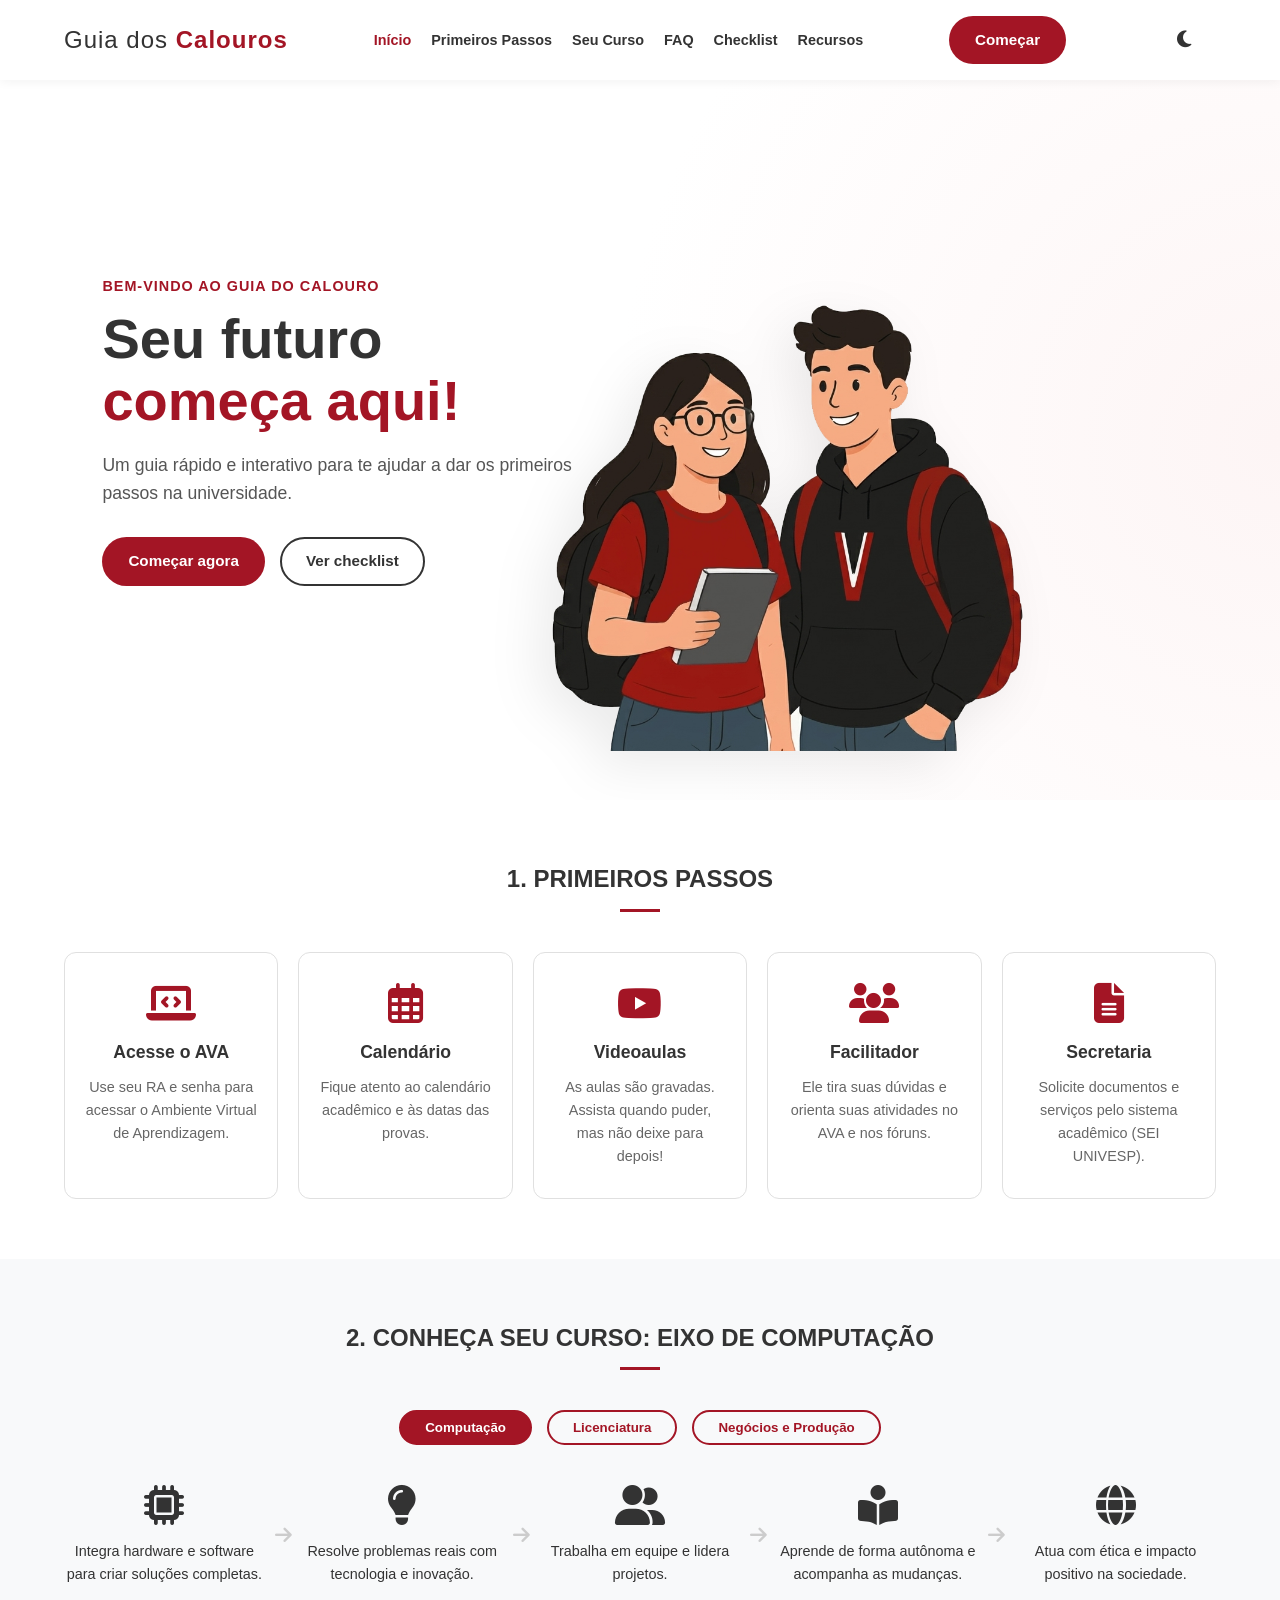
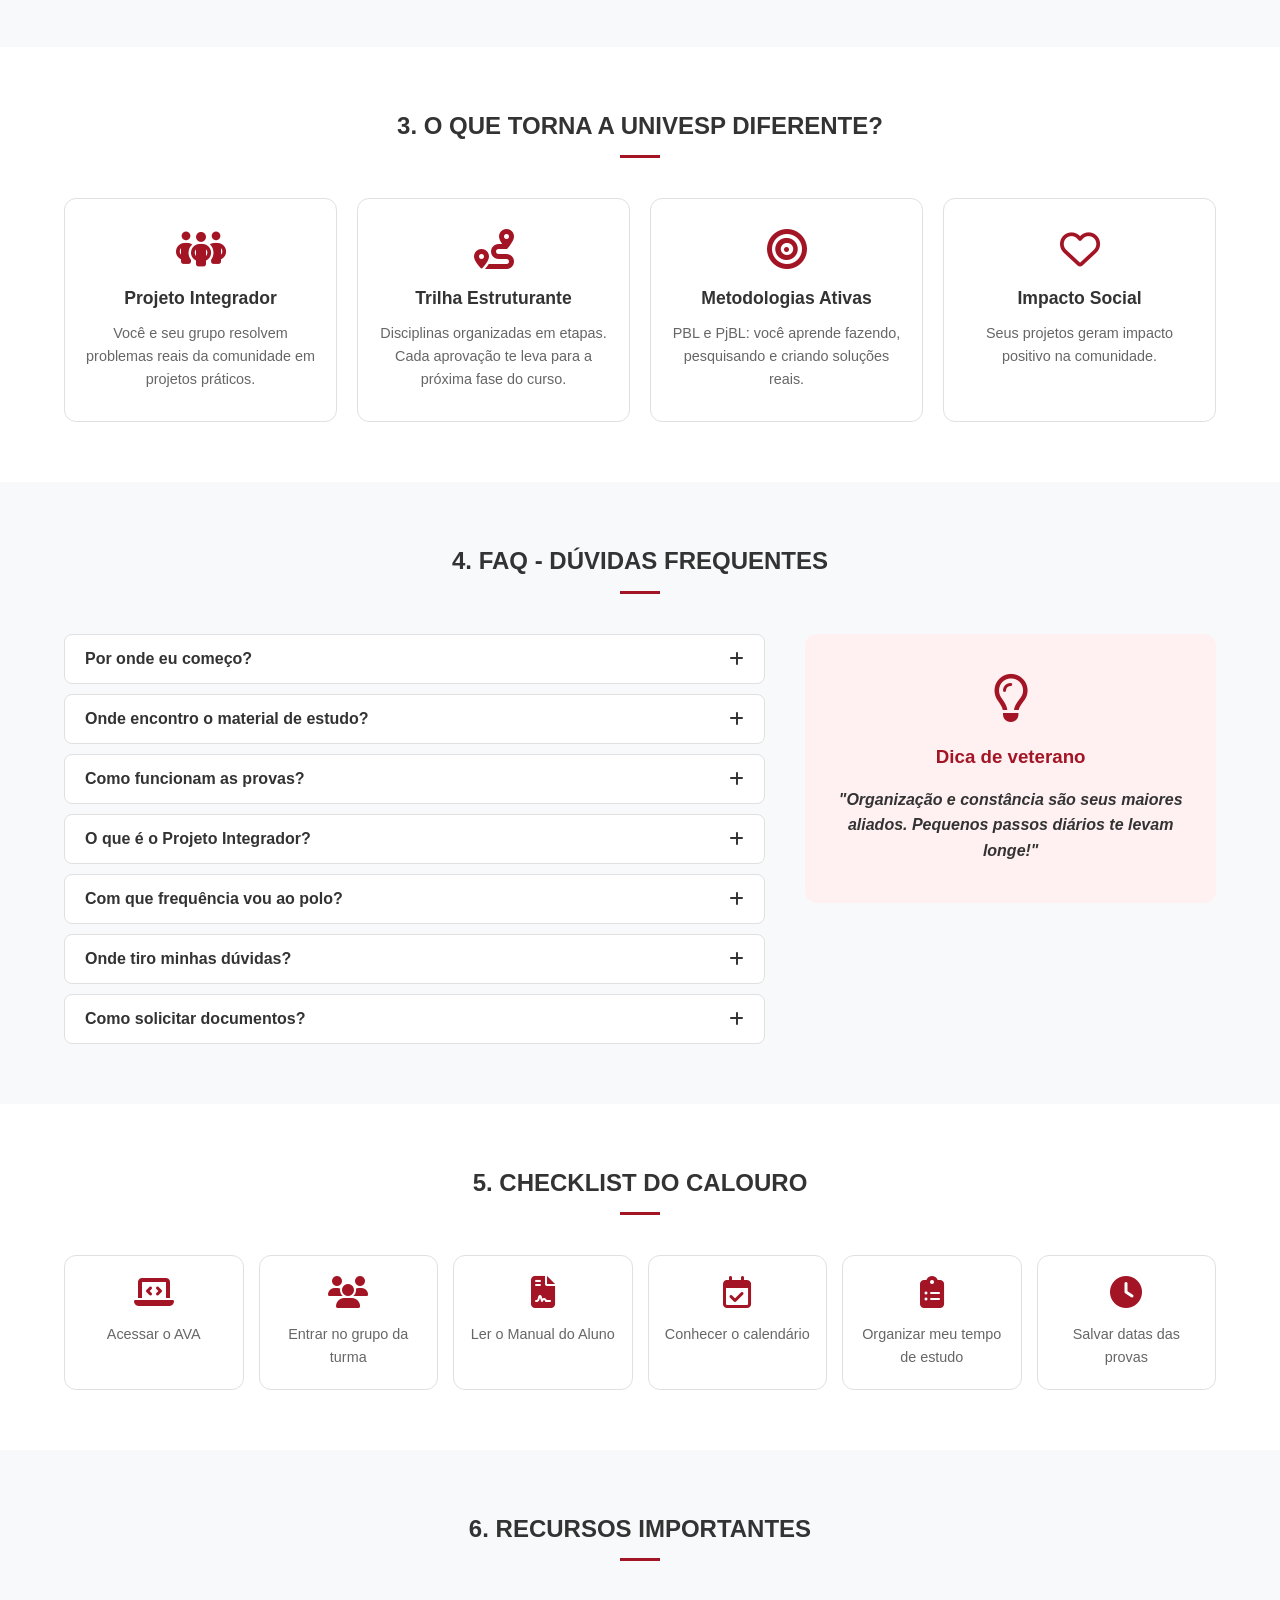
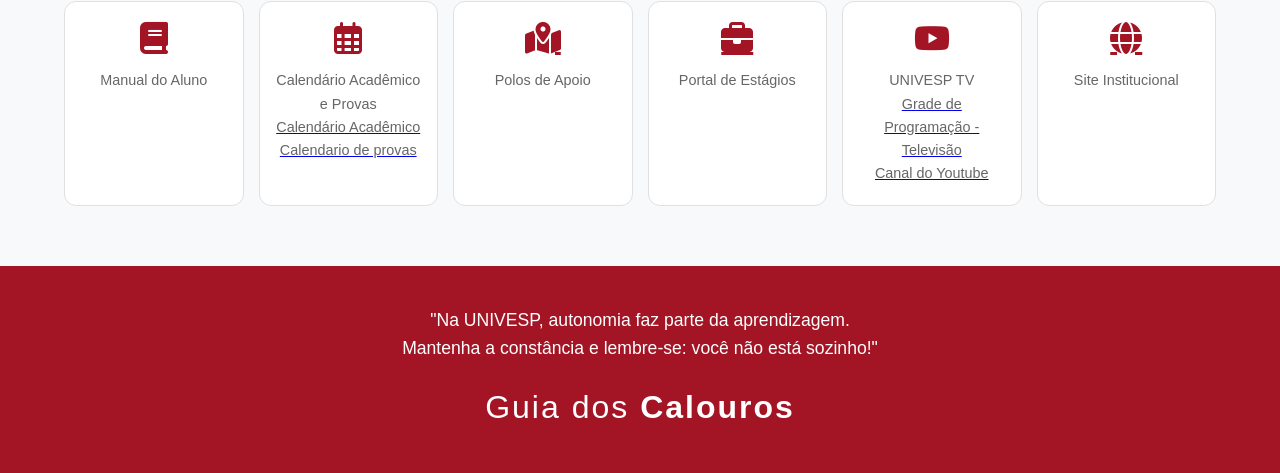
<file: index.html>
<!DOCTYPE html>
<html lang="pt-BR">
<head>
    <meta charset="UTF-8">
    <meta name="viewport" content="width=device-width, initial-scale=1.0">
    <title>Guia dos Calouros - UNIVESP</title>

    <link rel="icon" type="image/png" href="img/favicon.png">
    <link rel="stylesheet" href="css/style.css">
    <!-- FontAwesome para os ícones -->
    <link rel="stylesheet" href="https://cdnjs.cloudflare.com/ajax/libs/font-awesome/6.4.0/css/all.min.css">
</head>
<body>

        <!-- Barra de Progresso de Leitura -->
        <div id="progress-bar"></div>

    <!-- NAVEGAÇÃO FIXA -->
    <header class="navbar">
        <div class="logo">
            <span class="logo-univesp">Guia dos<strong> Calouros</strong></span>
        </div>
        <nav>
            <ul class="nav-links">
                <li><a href="#inicio" class="active">Início</a></li>
                <li><a href="#primeiros-passos">Primeiros Passos</a></li>
                <li><a href="#curso">Seu Curso</a></li>
                <li><a href="#faq">FAQ</a></li>
                <li><a href="#checklist">Checklist</a></li>
                <li><a href="#recursos">Recursos</a></li>
                <!-- <li><button id="dark-mode-toggle" title="Alterar Modo Escuro"><i class="fa-solid fa-moon"></i></button></li> -->
            </ul>
            <!--<button id="dark-mode-toggle" title="Alterar Modo Escuro"><i class="fa-solid fa-moon"></i></button> -->
        </nav>
        <a href="#primeiros-passos" class="btn btn-primary">Começar</a> <button id="dark-mode-toggle" title="Alterar Modo Escuro"><i class="fa-solid fa-moon"></i></button>
    </header>

    <main>
        <!-- HERO SECTION -->
        <section id="inicio" class="hero">
            <div class="hero-content">
                <span class="subtitle">BEM-VINDO AO GUIA DO CALOURO</span>
                <h1>Seu futuro<br><span>começa aqui!</span></h1>
                <p>Um guia rápido e interativo para te ajudar a dar os primeiros passos na universidade.</p>
                <div class="hero-buttons">
                    <a href="#primeiros-passos" class="btn btn-primary">Começar agora</a>
                    <a href="#checklist" class="btn btn-secondary">Ver checklist</a>
                </div>
            </div>
            <div class="hero-image">
                    <!-- Procure por este bloco na seção Hero do seu index.html e substitua: -->
                    <div class="hero-image">
                    <!-- Tag da imagem apontando para a pasta img/ -->
                    <img src="img/banner2.png" alt="Dois estudantes de Engenharia da UNIVESP com mochila" class="banner-img">
            </div>
                <!-- Espaço para a ilustração dos alunos 
                <div class="illustration-placeholder"> 
                    <i class="fa-solid fa-user-graduate"></i>
                </div>-->
            </div>
        </section>

        <!-- 1. PRIMEIROS PASSOS -->
        <section id="primeiros-passos" class="section">
            <h2 class="section-title">1. PRIMEIROS PASSOS</h2>
            <div class="grid-cards-5">
                
                
                <div class="card">
                    <i class="fa-solid fa-laptop-code icon"></i>
                    <h3>Acesse o AVA</h3>
                    <p>Use seu RA e senha para acessar o Ambiente Virtual de Aprendizagem.</p>
                </div>
                <div class="card">
                    <i class="fa-regular fa-calendar-alt icon"></i>
                    <h3>Calendário</h3>
                    <p>Fique atento ao calendário acadêmico e às datas das provas.</p>
                </div>
                <div class="card">
                    <i class="fa-brands fa-youtube icon"></i>
                    <h3>Videoaulas</h3>
                    <p>As aulas são gravadas. Assista quando puder, mas não deixe para depois!</p>
                </div>
                <div class="card">
                    <i class="fa-solid fa-users icon"></i>
                    <h3>Facilitador</h3>
                    <p>Ele tira suas dúvidas e orienta suas atividades no AVA e nos fóruns.</p>
                </div>
                <div class="card">
                    <i class="fa-solid fa-file-lines icon"></i>
                    <h3>Secretaria</h3>
                    <p>Solicite documentos e serviços pelo sistema acadêmico (SEI UNIVESP).</p>
                </div>
            </div>
        </section>

        <!-- 2. SEU CURSO 
        <section id="curso" class="section section-gray">
            <h2 class="section-title">2. CONHEÇA SEU CURSO: ENGENHARIA DA COMPUTAÇÃO</h2>
            <div class="course-flow">
                <div class="flow-item">
                    <i class="fa-solid fa-microchip icon"></i>
                    <p>Integra hardware e software para criar soluções completas.</p>
                </div>
                <i class="fa-solid fa-arrow-right flow-arrow"></i>
                <div class="flow-item">
                    <i class="fa-regular fa-lightbulb icon"></i>
                    <p>Resolve problemas reais com tecnologia e inovação.</p>
                </div>
                <i class="fa-solid fa-arrow-right flow-arrow"></i>
                <div class="flow-item">
                    <i class="fa-solid fa-user-group icon"></i>
                    <p>Trabalha em equipe e lidera projetos.</p>
                </div>
                <i class="fa-solid fa-arrow-right flow-arrow"></i>
                <div class="flow-item">
                    <i class="fa-solid fa-book-open-reader icon"></i>
                    <p>Aprende de forma autônoma e acompanha as mudanças.</p>
                </div>
                <i class="fa-solid fa-arrow-right flow-arrow"></i>
                <div class="flow-item">
                    <i class="fa-solid fa-globe icon"></i>
                    <p>Atua com ética e impacto positivo na sociedade.</p>
                </div>
            </div>
        </section>-->
        <!-- 2. SEU CURSO -->
<section id="curso" class="section section-gray reveal">
    <h2 id="curso-titulo" class="section-title">2. CONHEÇA SEU CURSO: EIXO DE COMPUTAÇÃO</h2>
    
    <!-- Botões de Filtro -->
    <div class="course-filter">
        <button class="filter-btn active" data-eixo="computacao">Computação</button>
        <button class="filter-btn" data-eixo="licenciatura">Licenciatura</button>
        <button class="filter-btn" data-eixo="negocios">Negócios e Produção</button>
    </div>

    <div class="course-flow">
        <div class="flow-item">
            <i class="fa-solid fa-microchip icon"></i>
            <p>Integra hardware e software para criar soluções completas.</p>
        </div>
        <i class="fa-solid fa-arrow-right flow-arrow"></i>
        <div class="flow-item">
            <i class="fa-solid fa-lightbulb icon"></i>
            <p>Resolve problemas reais com tecnologia e inovação.</p>
        </div>
        <i class="fa-solid fa-arrow-right flow-arrow"></i>
        <div class="flow-item">
            <i class="fa-solid fa-user-group icon"></i>
            <p>Trabalha em equipe e lidera projetos.</p>
        </div>
        <i class="fa-solid fa-arrow-right flow-arrow"></i>
        <div class="flow-item">
            <i class="fa-solid fa-book-open-reader icon"></i>
            <p>Aprende de forma autônoma e acompanha as mudanças.</p>
        </div>
        <i class="fa-solid fa-arrow-right flow-arrow"></i>
        <div class="flow-item">
            <i class="fa-solid fa-globe icon"></i>
            <p>Atua com ética e impacto positivo na sociedade.</p>
        </div>
    </div>
</section>

        <!-- 3. DIFERENCIAIS -->
        <section id="diferenciais" class="section">
            <h2 class="section-title">3. O QUE TORNA A UNIVESP DIFERENTE?</h2>
            <div class="grid-cards-4">
                <div class="card">
                    <i class="fa-solid fa-people-group icon"></i>
                    <h3>Projeto Integrador</h3>
                    <p>Você e seu grupo resolvem problemas reais da comunidade em projetos práticos.</p>
                </div>
                <div class="card">
                    <i class="fa-solid fa-route icon"></i>
                    <h3>Trilha Estruturante</h3>
                    <p>Disciplinas organizadas em etapas. Cada aprovação te leva para a próxima fase do curso.</p>
                </div>
                <div class="card">
                    <i class="fa-solid fa-bullseye icon"></i>
                    <h3>Metodologias Ativas</h3>
                    <p>PBL e PjBL: você aprende fazendo, pesquisando e criando soluções reais.</p>
                </div>
                <div class="card">
                    <i class="fa-regular fa-heart icon"></i>
                    <h3>Impacto Social</h3>
                    <p>Seus projetos geram impacto positivo na comunidade.</p>
                </div>
            </div>
        </section>

        <!-- 4. FAQ -->
        <section id="faq" class="section section-gray">
            <h2 class="section-title">4. FAQ - DÚVIDAS FREQUENTES</h2>
            <div class="faq-container">
                <div class="faq-list">
                    <div class="accordion">
                        <button class="accordion-header">Por onde eu começo? <i class="fa-solid fa-plus"></i></button>
                        <div class="accordion-body"><p>Comece acessando o AVA e verificando suas disciplinas iniciais e o calendário.</p></div>
                    </div>
                    <div class="accordion">
                        <button class="accordion-header">Onde encontro o material de estudo? <i class="fa-solid fa-plus"></i></button>
                        <div class="accordion-body"><p>Todo o material de estudo está disponível dentro do seu AVA (Canvas).</p></div>
                    </div>
                    <div class="accordion">
                        <button class="accordion-header">Como funcionam as provas? <i class="fa-solid fa-plus"></i></button>
                        <div class="accordion-body"><p>As avaliações finais costumam ser presenciais no seu polo de apoio.</p></div>
                    </div>
                    <div class="accordion">
                        <button class="accordion-header">O que é o Projeto Integrador? <i class="fa-solid fa-plus"></i></button>
                        <div class="accordion-body"><p>É um trabalho prático semestral feito em grupo para resolver um problema real da comunidade.</p></div>
                    </div>
                    <div class="accordion">
                        <button class="accordion-header">Com que frequência vou ao polo? <i class="fa-solid fa-plus"></i></button>
                        <div class="accordion-body"><p>Apenas para as avaliações presenciais e apresentações do Projeto Integrador.</p></div>
                    </div>
                    <div class="accordion">
                        <button class="accordion-header">Onde tiro minhas dúvidas? <i class="fa-solid fa-plus"></i></button>
                        <div class="accordion-body"><p>No fórum de dúvidas do AVA, diretamente com o seu Facilitador.</p></div>
                    </div>
                    <div class="accordion">
                        <button class="accordion-header">Como solicitar documentos? <i class="fa-solid fa-plus"></i></button>
                        <div class="accordion-body"><p>Acesse o sistema SEI UNIVESP para solicitações acadêmicas.</p></div>
                    </div>
                </div>
                
                <div class="dica-veterano">
                    <i class="fa-regular fa-lightbulb"></i>
                    <h3>Dica de veterano</h3>
                    <p>"Organização e constância são seus maiores aliados. Pequenos passos diários te levam longe!"</p>
                </div>
            </div>
        </section>

        <!-- 5. CHECKLIST -->
        <section id="checklist" class="section">
            <h2 class="section-title">5. CHECKLIST DO CALOURO</h2>
            <div class="grid-cards-6">
                <div class="card mini-card">
                    <i class="fa-solid fa-laptop-code icon"></i><p>Acessar o AVA</p>
                </div>
                <div class="card mini-card">
                    <i class="fa-solid fa-users icon"></i><p>Entrar no grupo da turma</p>
                </div>
                <div class="card mini-card">
                    <i class="fa-solid fa-file-contract icon"></i><p>Ler o Manual do Aluno</p>
                </div>
                <div class="card mini-card">
                    <i class="fa-regular fa-calendar-check icon"></i><p>Conhecer o calendário</p>
                </div>
                <div class="card mini-card">
                    <i class="fa-solid fa-clipboard-list icon"></i><p>Organizar meu tempo de estudo</p>
                </div>
                <div class="card mini-card">
                    <i class="fa-solid fa-clock icon"></i><p>Salvar datas das provas</p>
                </div>
            </div>
        </section>

        <!-- 6. RECURSOS IMPORTANTES -->
        <section id="recursos" class="section section-gray">
            <h2 class="section-title">6. RECURSOS IMPORTANTES</h2>
            <div class="grid-cards-6">
                <div class="card mini-card">
                    <i><a href="https://apps.univesp.br/manual-do-aluno/" target="_blank" class="fa-solid fa-book icon"></a></i><p>Manual do Aluno</p>
                </div>
                <div class="card mini-card"> <!--https://apps.univesp.br/manual-do-aluno/calendario-provas/-->
                    <i class="fa-regular fa-calendar-alt icon"></i><p>Calendário Acadêmico e Provas</p>
                    <a href="https://apps.univesp.br/manual-do-aluno/calendario-academico/" target="_blank"><p>Calendário Acadêmico</p>
                    <a href="https://apps.univesp.br/manual-do-aluno/calendario-provas/" target="_blank"><p>Calendario de provas</p></a>
                </div>
                <div class="card mini-card">
                    <i><a href="https://univesp.br/polos/" target="_blank" class="fa-solid fa-map-location-dot icon"></a></i><p>Polos de Apoio</p> 
                </div>
                <div class="card mini-card">
                    <i><a href="https://apps.univesp.br/graduacao/portal-estagios/" target="_blank" class="fa-solid fa-briefcase icon"></a></i><p>Portal de Estágios</p>
                </div>
                <div class="card mini-card">
                    <i class="fa-brands fa-youtube icon"></i><p>UNIVESP TV</p>
                    <a href="https://univesptv.com.br/" target="_blank"><p>Grade de Programação - Televisão</p>
                    <a href="https://youtube.com/@univesptv?si=J4eFNRaSmYD4JG4l" target="_blank"><p>Canal do Youtube</p></a>
                </div>
                <div class="card mini-card">
                     <i><a href="https://univesp.br/" target="_blank" class="fa-solid fa-globe icon"></a></i><p>Site Institucional</p>
                </div>
            </div>
        </section>
    </main>

    <!-- FOOTER -->
    <footer>
        <div class="footer-content">
            <p>"Na UNIVESP, autonomia faz parte da aprendizagem.<br>Mantenha a constância e lembre-se: você não está sozinho!"</p>
            <div class="logo-footer">Guia dos<strong> Calouros</strong></div>
        </div>
    </footer>

    <script src="js/script.js"></script>
</body>
</html>
</file>
<file: css/style.css>
/* RESET E VARIÁVEIS BASE */
:root {
    --primary-color: #a31525; /* Vermelho UNIVESP */
    --dark-text: #333333;
    --gray-bg: #f8f9fa;
    --border-color: #e0e0e0;
    --font-main: 'Segoe UI', Roboto, Helvetica, Arial, sans-serif;
}

* {
    margin: 0;
    padding: 0;
    box-sizing: border-box;
}

html {
    scroll-behavior: smooth; /* SCROLL SUAVE */
}

body {
    font-family: var(--font-main);
    color: var(--dark-text);
    line-height: 1.6;
}

/* NAVEGAÇÃO FIXA */
.navbar {
    position: sticky;
    top: 0;
    background: #ffffff;
    display: flex;
    justify-content: space-between;
    align-items: center;
    padding: 1rem 5%;
    box-shadow: 0 2px 10px rgba(0,0,0,0.05);
    z-index: 1000;
}

.logo-univesp {
    font-size: 1.5rem;
    font-weight: 300;
    color: var(--dark-text);
    letter-spacing: 1px;
}

.logo-univesp strong {
    color: var(--primary-color);
    font-weight: 700;
}

.nav-links {
    list-style: none;
    display: flex;
    gap: 20px;
}

.nav-links a {
    text-decoration: none;
    color: var(--dark-text);
    font-weight: 600;
    font-size: 0.9rem;
    transition: color 0.3s;
}

.nav-links a:hover, .nav-links a.active {
    color: var(--primary-color);
}

/* BOTÕES */
.btn {
    padding: 10px 24px;
    border-radius: 25px;
    text-decoration: none;
    font-weight: 600;
    font-size: 0.95rem;
    transition: all 0.3s;
    cursor: pointer;
    border: 2px solid transparent;
}

.btn-primary {
    background-color: var(--primary-color);
    color: white;
}

.btn-primary:hover {
    background-color: #8a101f;
}

.btn-secondary {
    background-color: white;
    color: var(--dark-text);
    border-color: var(--dark-text);
}

.btn-secondary:hover {
    background-color: var(--gray-bg);
}

/* SEÇÕES COMUNS */
.section {
    padding: 60px 5%;
    text-align: center;
}

.section-gray {
    background-color: var(--gray-bg);
}

.section-title {
    font-size: 1.5rem;
    margin-bottom: 40px;
    position: relative;
    display: inline-block;
}

.section-title::after {
    content: '';
    display: block;
    width: 40px;
    height: 3px;
    background-color: var(--primary-color);
    margin: 10px auto 0;
}

/* HERO SECTION */

/* Ajusta o container principal para alinhar perfeitamente os lados */
.hero {
    position: relative; /* Essencial para controlar a imagem absoluta lá dentro */
    display: flex;
    align-items: center;
    justify-content: space-between;
    padding: 0 5% 0 8%;
    background: radial-gradient(circle at 100% 50%, #fdf5f5 0%, #ffffff 50%);
    min-height: 80vh; /* Mantém uma altura imponente */
    overflow: hidden; /* Corta os pés dos personagens perfeitamente na linha inferior */
}

/* O texto agora tem o espaço garantido e nunca mais vai desalinhar */
.hero-content {
    width: 45%;
    max-width: 550%; /* Garante metade da tela livre para o texto respirar */
    text-align: left;
    z-index: 2; /* Garante que o texto fique por cima de qualquer fundo */
    padding-bottom: 20px;
}

.subtitle {
    color: var(--primary-color);
    font-weight: 700;
    font-size: 0.9rem;
    letter-spacing: 1px;
    display: block;
    margin-bottom: 10px;
}

.hero-content h1 {
    font-size: 3.5rem;
    line-height: 1.1;
    margin-bottom: 20px;
}

.hero-content h1 span {
    color: var(--primary-color);
}

.hero-content p {
    font-size: 1.1rem;
    margin-bottom: 30px;
    color: #555;
}

.hero-buttons {
    display: flex;
    gap: 15px;
}

/* O container da imagem vira uma janela flutuante à direita */
.hero-image {
    position: absolute;
    right: 5%; /* Alinha o bloco na lateral direita da tela */
    bottom: 0;  /* Cola a base no chão da seção */
    width: 38vw; /* Define a área onde a imagem pode expandir */
    max-width: 580px;
    min-width: 320;
    height: 100%;
    display: flex;
    align-items: flex-end; /* Garante que os personagens fiquem de pé no chão */
    justify-content: flex-end;
    z-index: 1;
    pointer-events: none; /* Permite clicar nos botões se a imagem sobrepor de leve */
}

/*Remove ou substitua o antigo '.illustration-placeholder' por este: */
 /* A imagem agora pode crescer livremente sem esmagar o texto */
.banner-img {
    width: 170%;
    height: 95%; /* Força os personagens a ocuparem quase a altura INTEIRA do banner! */
    max-height: 580px; /* Define um limite máximo elegante para telas gigantes */
    object-fit: contain;
    display: block;
    transform: translateY(10px); /* Ajuste milimétrico para assentar bem na base */
    filter: drop-shadow(-15px 15px 25px rgba(0, 0, 0, 0.08));
    transition: transform 0.5s ease;
    animation: float 4s ease-in-out infinite;
}

/* Efeito ao passar o mouse */
.hero:hover .banner-img {
    transform: translateY(0px) scale(1.02);
}

/*.illustration-placeholder {
    width: 100%;
    height: 300px;
    background-color: #ffe8ea;
    border-radius: 20px;
    display: flex;
    align-items: center;
    justify-content: center;
    font-size: 5rem;
    color: var(--primary-color);
}*/

/* GRIDS E CARDS */
.grid-cards-5 {
    display: grid;
    grid-template-columns: repeat(auto-fit, minmax(200px, 1fr));
    gap: 20px;
}

.grid-cards-4 {
    display: grid;
    grid-template-columns: repeat(auto-fit, minmax(240px, 1fr));
    gap: 20px;
}

.grid-cards-6 {
    display: grid;
    grid-template-columns: repeat(auto-fit, minmax(150px, 1fr));
    gap: 15px;
}

.card {
    background: white;
    border: 1px solid var(--border-color);
    border-radius: 12px;
    padding: 30px 20px;
    text-align: center;
    transition: transform 0.3s, box-shadow 0.3s;
}

.card:hover {
    transform: translateY(-5px);
    box-shadow: 0 10px 20px rgba(0,0,0,0.05);
}

.card .icon {
    font-size: 2.5rem;
    color: var(--primary-color);
    margin-bottom: 15px;
}

.card h3 {
    font-size: 1.1rem;
    margin-bottom: 10px;
}

.card p {
    font-size: 0.9rem;
    color: #666;
}

.mini-card {
    padding: 20px 15px;
}

.mini-card .icon {
    font-size: 2rem;
}

.card-link {
    text-decoration: none;
    color: inherit; /* Impede o navegador de pintar o texto de azul/roxo */
    display: block; /* O bloco inteiro do link se comporta como o card */
}

/* Efeito ao passar o mouse por cima do card clicável */
.card-link:hover .card {
    border-color: var(--primary-color); /* Borda fica vermelha no hover */
    transform: translateY(-5px); /* Efeito de flutuar */
    box-shadow: 0 10px 20px rgba(163, 21, 37, 0.1); /* Sombra avermelhada bem sutil */
}

/* FLOW DO CURSO */
.course-flow {
    display: flex;
    align-items: center;
    justify-content: space-between;
    gap: 10px;
}

.flow-item {
    text-align: center;
    flex: 1;
}

.flow-item .icon {
    font-size: 2.5rem;
    margin-bottom: 15px;
    color: var(--dark-text);
}

.flow-item p {
    font-size: 0.9rem;
}

.flow-arrow {
    color: #ccc;
    font-size: 1.2rem;
}

/* FAQ E DICA */
.faq-container {
    display: flex;
    gap: 40px;
    align-items: flex-start;
}

.faq-list {
    flex: 2;
    display: flex;
    flex-direction: column;
    gap: 10px;
}

.accordion {
    border: 1px solid var(--border-color);
    border-radius: 8px;
    background: white;
    overflow: hidden;
}

.accordion-header {
    width: 100%;
    text-align: left;
    padding: 15px 20px;
    background: none;
    border: none;
    font-size: 1rem;
    font-weight: 600;
    color: var(--dark-text);
    cursor: pointer;
    display: flex;
    justify-content: space-between;
    align-items: center;
}

.accordion-body {
    max-height: 0;
    overflow: hidden;
    transition: max-height 0.3s ease-out, padding 0.3s ease;
    background-color: #fafafa;
}

.accordion-body p {
    padding: 0 20px 15px;
    font-size: 0.95rem;
    color: #555;
}

.accordion.active .accordion-body {
    max-height: 200px;
}

.accordion.active .accordion-header i {
    transform: rotate(45deg);
    transition: transform 0.3s;
}

.dica-veterano {
    flex: 1;
    background-color: #fff0f1;
    border-radius: 12px;
    padding: 40px 30px;
    text-align: center;
}

.dica-veterano .fa-lightbulb {
    font-size: 3rem;
    color: var(--primary-color);
    margin-bottom: 20px;
}

.dica-veterano h3 {
    color: var(--primary-color);
    margin-bottom: 15px;
}

.dica-veterano p {
    font-style: italic;
    font-weight: 600;
    color: var(--dark-text);
}

/* FOOTER */
footer {
    background-color: var(--primary-color);
    color: white;
    text-align: center;
    padding: 40px 20px;
}

.footer-content p {
    font-size: 1.1rem;
    margin-bottom: 20px;
    font-weight: 300;
}

.logo-footer {
    font-size: 2rem;
    font-weight: 300;
    letter-spacing: 2px;
}

.logo-footer strong {
    font-weight: 700;
}

/* RESPONSIVIDADE BÁSICA */
@media (max-width: 900px) {
    .hero {
        flex-direction: column;
        text-align: center;
    }
    .hero-content, .hero-image {
        max-width: 100%;
        width: 100%;
    }
    .hero-content {
        text-align: center;
        margin-bottom: 40px;
    }
    .hero-buttons {
        justify-content: center;
    }
    .course-flow {
        flex-direction: column;
    }
    .flow-arrow {
        transform: rotate(90deg);
        margin: 15px 0;
    }
    .faq-container {
        flex-direction: column;
    }
    .nav-links {
        display: none; /* Em um projeto real, adicionar menu hambúrguer aqui */
    }
}
/* =========================================
   NOVAS FUNCIONALIDADES 
========================================= */

/* 1. BARRA DE PROGRESSO */
#progress-bar {
    position: fixed;
    top: 0;
    left: 0;
    width: 0%;
    height: 4px;
    background-color: var(--primary-color);
    z-index: 10000;
    border-radius: 0 2px 2px 0;
}

/* 2. DARK MODE - Variáveis e Adaptações */
body.dark-mode {
    --dark-text: #f0f0f0;
    --gray-bg: #121212;
    --border-color: #333333;
    background-color: #0a0a0a;
}

body.dark-mode .navbar,
body.dark-mode .card,
body.dark-mode .accordion,
body.dark-mode .accordion-header {
    background-color: #1a1a1a;
    color: var(--dark-text);
}

body.dark-mode .accordion-body {
    background-color: #242424;
}

body.dark-mode .hero {
    background: radial-gradient(circle at 100% 50%, #2a1114 0%, #0a0a0a 50%);
}

body.dark-mode .dica-veterano {
    background-color: #2a1114;
}

/* Estilo do Botão Dark Mode */
#dark-mode-toggle {
    background: none;
    border: none;
    font-size: 1.2rem;
    color: var(--dark-text);
    cursor: pointer;
    padding: 10px;
    margin: 0 15px;
    transition: transform 0.3s;
}

#dark-mode-toggle:hover {
    transform: scale(1.1);
    color: var(--primary-color);
}

/* 3. SCROLL REVEAL (Animação) */
.reveal {
    opacity: 0;
    transform: translateY(40px);
    transition: opacity 0.8s ease-out, transform 0.8s ease-out;
}

.reveal.active {
    opacity: 1;
    transform: translateY(0);
}

/* 4. FILTRO DE CURSOS */
.course-filter {
    display: flex;
    justify-content: center;
    gap: 15px;
    margin-bottom: 40px;
    flex-wrap: wrap;
}

.filter-btn {
    padding: 8px 24px;
    border: 2px solid var(--primary-color);
    background: transparent;
    color: var(--primary-color);
    border-radius: 25px;
    font-weight: 600;
    cursor: pointer;
    transition: all 0.3s;
}

.filter-btn.active, .filter-btn:hover {
    background: var(--primary-color);
    color: white;
}

.flow-item {
    transition: opacity 0.4s ease; /* Transição suave ao trocar de curso */
}
@media (max-width: 900px) {
    .hero {
        flex-direction: column;
        text-align: center;
        padding: 60px 5% 0 5%;
        min-height: auto;
        overflow: visible;
    }
    
    .hero-content {
        max-width: 100%;
        text-align: center;
        margin-bottom: 30px;
    }
    
    .hero-buttons {
        justify-content: center;
    }
    
    /* No celular ela deixa de flutuar e volta para o fluxo normal */
    .hero-image {
        position: relative;
        right: auto;
        bottom: auto;
        width: 100%;
        max-width: 320px;
        height: auto;
        margin: 0 auto;
        justify-content: center;
    }
    
    .banner-img {
        width: 100%;
        height: auto;
        max-height: 350px;
        transform: translateY(10px);
    }
}

/* =========================================
   ANIMAÇÃO DE FLUTUAR (FLOAT)
========================================= */
@keyframes float {
    0% {
        transform: translateY(10px); /* Posição inicial (levemente para baixo) */
    }
    50% {
        transform: translateY(-5px); /* Sobe suavemente 15 pixels */
    }
    100% {
        transform: translateY(10px); /* Retorna à posição inicial */
    }
}
/* =========================================
   CORREÇÃO DO DESALINHAMENTO DO SCROLL
========================================= */

/* Aplica o espaçamento de segurança em todas as seções que possuem ID (alvos do menu) */
section[id] {
    /* Ajuste esse valor (80px) de acordo com a altura aproximada do seu menu fixo */
    scroll-margin-top: 85px; 
}

/* Remove formatação padrão de link azul/sublinhado nos cards clicáveis */
.card-link-completo {
    text-decoration: none;
    color: inherit;
    display: block;
    transition: transform 0.2s ease; /* Efeito suave ao passar o mouse */
}

/* Efeito visual ao passar o mouse no card inteiro */
.card-link-completo:hover .card {
    transform: translateY(-3px);
    box-shadow: 0 4px 15px rgba(0, 0, 0, 0.1); /* Sombra leve */
}

/* Estilo para os títulos dos cards com múltiplos links */
.titulo-card-multiplo {
    font-weight: bold;
    margin-bottom: 8px;
}

/* Organiza os links internos para os cards múltiplos */
.links-internos a {
    text-decoration: none;
    color: #007bff; /* Ou a cor padrão de link do seu site */
    display: inline-block;
    margin: 4px 0;
}

.links-internos a:hover {
    text-decoration: underline;
}
</file>
